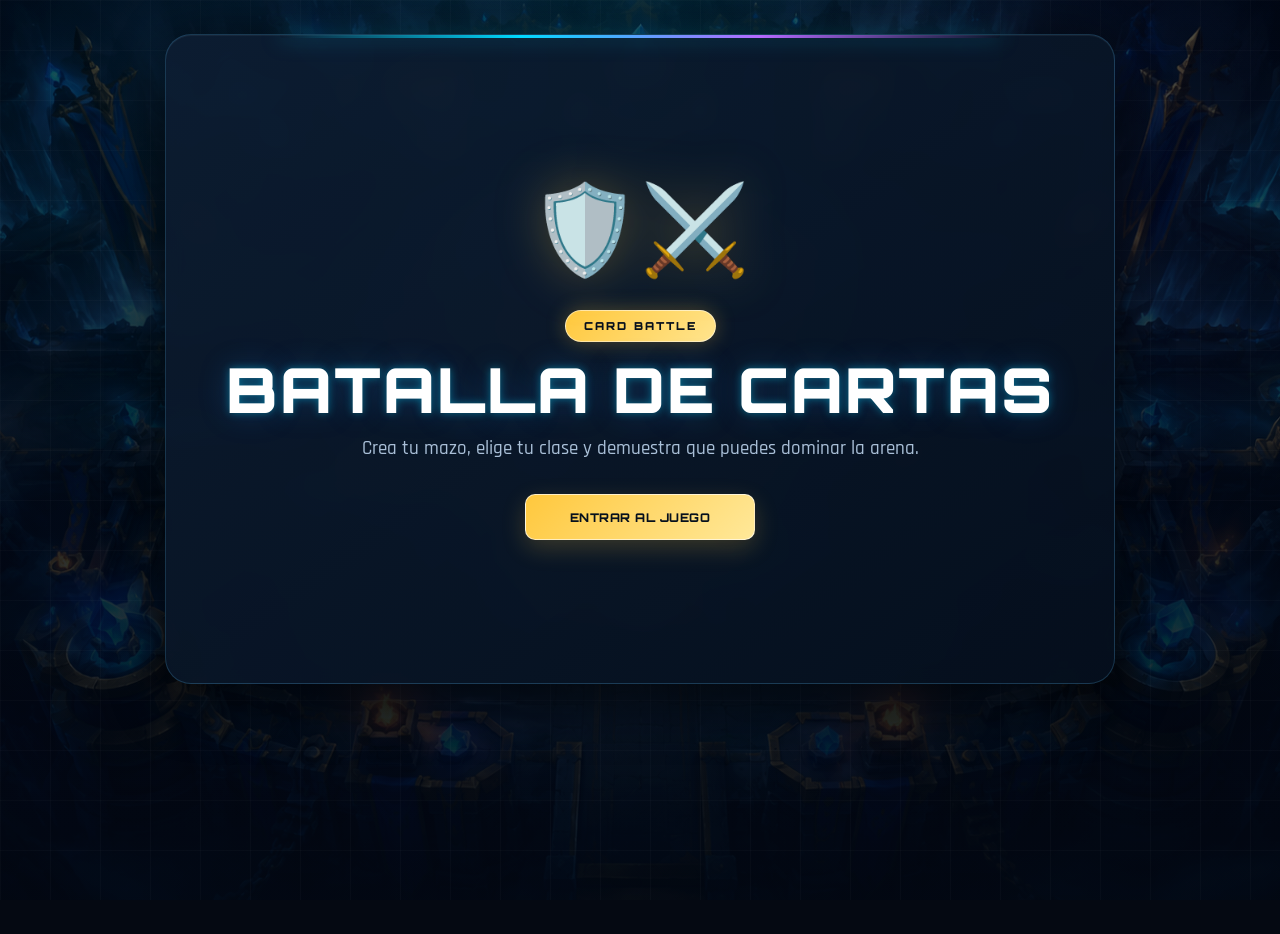
<file: index.html>
<!DOCTYPE html>
<html lang="es">

<head>

    <meta charset="UTF-8">

    <meta
        name="viewport"
        content="width=device-width, initial-scale=1.0"
    >

    <title>
        Card Battle - Batalla de Cartas
    </title>

    <link
        rel="stylesheet"
        href="./css/style.css"
    >

    <link
        rel="stylesheet"
        href="./css/componentes.css"
    >

</head>


<body>

    <main class="portada">

        <div class="portada__icono">
            🛡️⚔️
        </div>

        <div class="logo-badge">
            Card Battle
        </div>

        <h1>
            Batalla de Cartas
        </h1>

        <p class="subtitulo">
            Crea tu mazo, elige tu clase y demuestra
            que puedes dominar la arena.
        </p>

        <a
            class="boton boton-principal"
            href="./inicio.html"
        >
            Entrar al juego
        </a>

    </main>

</body>

</html>
</file>
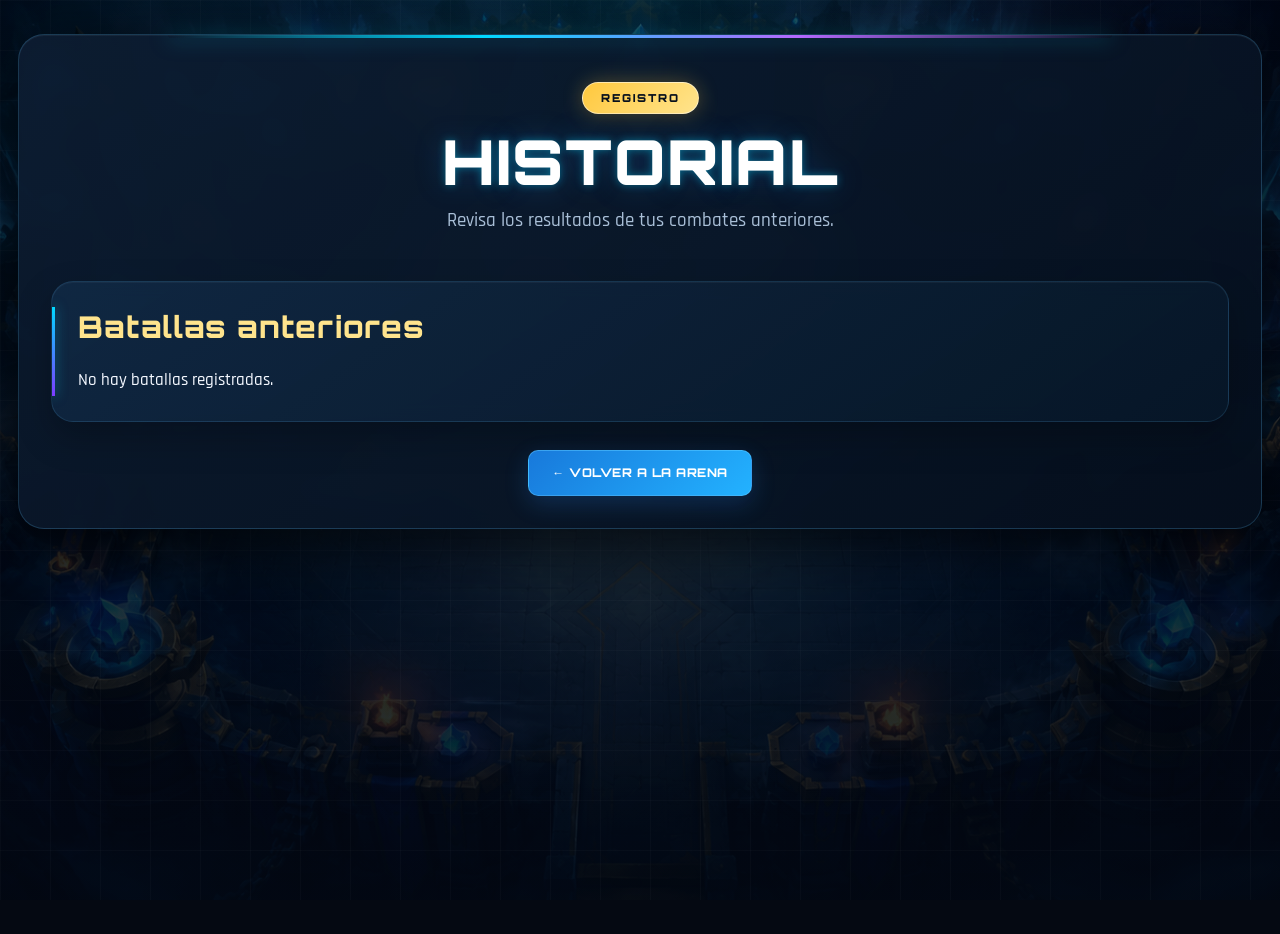
<file: historial.html>
<!DOCTYPE html>
<html lang="es">

<head>

    <meta charset="UTF-8">

    <meta
        name="viewport"
        content="width=device-width, initial-scale=1.0"
    >

    <title>
        Historial de Batallas - Card Battle
    </title>

    <link
        rel="stylesheet"
        href="./css/style.css"
    >

    <link
        rel="stylesheet"
        href="./css/componentes.css"
    >

    <script
        type="module"
        src="./js/app.js"
    ></script>

</head>


<body>

    <main>

        <header class="encabezado-juego">

            <div class="logo-badge">
                Registro
            </div>

            <h1>
                Historial
            </h1>

            <p class="subtitulo">
                Revisa los resultados de tus
                combates anteriores.
            </p>

        </header>


        <section>

            <div class="seccion-cabecera">

                <h2>
                    Batallas anteriores
                </h2>

            </div>


            <div id="historialBatallas"></div>

        </section>


        <div class="acciones-principales">

            <button
                id="btnVolverArena"
                type="button"
            >
                ← Volver a la Arena
            </button>

        </div>

    </main>

</body>

</html>
</file>
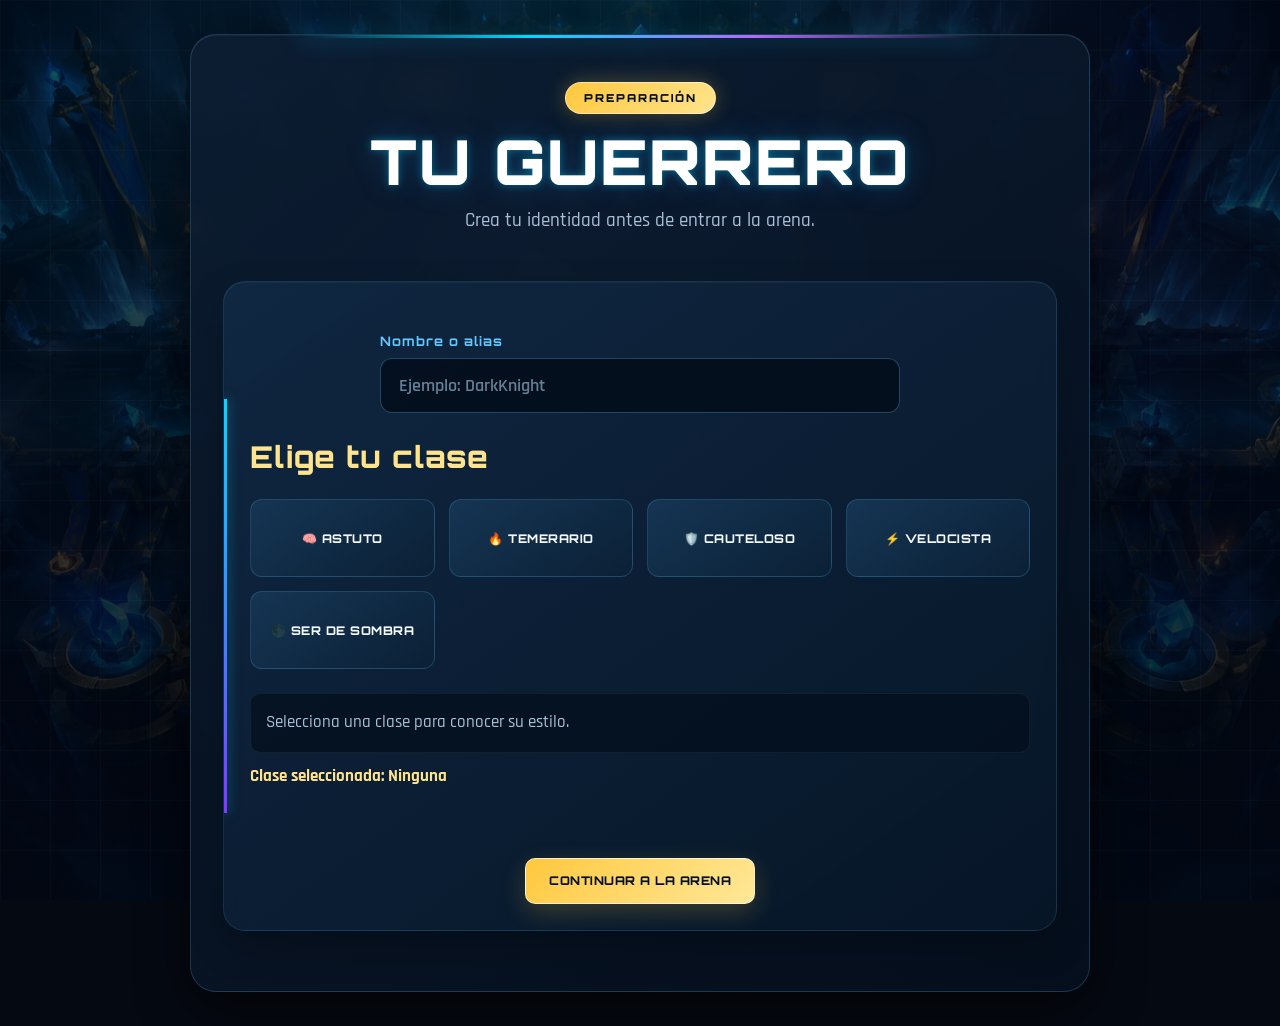
<file: inicio.html>
<!DOCTYPE html>
<html lang="es">

<head>

    <meta charset="UTF-8">

    <meta
        name="viewport"
        content="width=device-width, initial-scale=1.0"
    >

    <title>
        Preparación del Jugador - Card Battle
    </title>

    <link
        rel="stylesheet"
        href="./css/style.css"
    >

    <link
        rel="stylesheet"
        href="./css/componentes.css"
    >

    <script
        type="module"
        src="./js/app.js"
    ></script>

</head>


<body>

    <main class="panel-juego--compacto">

        <header class="encabezado-juego">

            <div class="logo-badge">
                Preparación
            </div>

            <h1>
                Tu Guerrero
            </h1>

            <p class="subtitulo">
                Crea tu identidad antes de entrar
                a la arena.
            </p>

        </header>


        <section>

            <div class="grupo-campo">

                <label for="nombreJugador">
                    Nombre o alias
                </label>

                <input
                    type="text"
                    id="nombreJugador"
                    maxlength="20"
                    placeholder="Ejemplo: DarkKnight"
                    autocomplete="off"
                >

            </div>


            <h2>
                Elige tu clase
            </h2>


            <div id="clases">

                <button
                    class="clase"
                    data-clase="Astuto"
                >
                    🧠 Astuto
                </button>


                <button
                    class="clase"
                    data-clase="Temerario"
                >
                    🔥 Temerario
                </button>


                <button
                    class="clase"
                    data-clase="Cauteloso"
                >
                    🛡️ Cauteloso
                </button>


                <button
                    class="clase"
                    data-clase="Velocista"
                >
                    ⚡ Velocista
                </button>


                <button
                    class="clase"
                    data-clase="Ser de sombra"
                >
                    🌑 Ser de sombra
                </button>

            </div>


            <p id="descripcionClase">
                Selecciona una clase para conocer
                su estilo.
            </p>


            <p id="claseSeleccionada">
                Clase seleccionada: Ninguna
            </p>


            <p id="mensaje"></p>


            <div class="acciones-principales">

                <button
                    id="btnContinuar"
                    type="button"
                >
                    Continuar a la Arena
                </button>

            </div>

        </section>

    </main>

</body>

</html>
</file>
<file: css/style.css>
/* =====================================================
   CARD BATTLE - ESTILOS GENERALES
   ===================================================== */


/* =====================================================
   1. FUENTES
   ===================================================== */

@import url(
    'https://fonts.googleapis.com/css2?family=Orbitron:wght@500;600;700;800;900&family=Rajdhani:wght@400;500;600;700&display=swap'
);


/* =====================================================
   2. VARIABLES
   ===================================================== */

:root {

    /* Fondos */
    --fondo-oscuro: #050912;
    --fondo-principal: #08111f;
    --fondo-secundario: #0d1b2f;

    /* Paneles */
    --panel: rgba(12, 27, 48, 0.92);
    --panel-claro: rgba(20, 45, 75, 0.92);
    --panel-transparente: rgba(8, 20, 36, 0.78);

    /* Colores principales */
    --azul: #278cff;
    --azul-claro: #62c8ff;
    --azul-neon: #00d9ff;

    --morado: #7d3cff;
    --morado-claro: #b569ff;

    --dorado: #ffc83d;
    --dorado-claro: #ffe48d;

    --rojo: #ff4655;
    --rojo-oscuro: #c7223d;

    --verde: #3ee98a;

    /* Texto */
    --texto: #f4f8ff;
    --texto-secundario: #a9bfd7;
    --texto-oscuro: #07101d;

    /* Bordes */
    --borde-suave: rgba(255, 255, 255, 0.08);
    --borde-dorado: rgba(255, 200, 61, 0.42);
    --borde-azul: rgba(39, 140, 255, 0.4);

    /* Sombras */
    --sombra-panel:
        0 20px 55px rgba(0, 0, 0, 0.48);

    --sombra-azul:
        0 0 22px rgba(0, 217, 255, 0.22);

    --sombra-dorada:
        0 0 25px rgba(255, 200, 61, 0.18);

    /* Radio */
    --radio-grande: 22px;
    --radio-medio: 14px;
}


/* =====================================================
   3. RESET
   ===================================================== */

* {
    margin: 0;
    padding: 0;
    box-sizing: border-box;
}


html {
    scroll-behavior: smooth;
}


body {

    position: relative;

    min-height: 100vh;

    overflow-x: hidden;

    color: var(--texto);

    font-family:
        "Rajdhani",
        Arial,
        Helvetica,
        sans-serif;

    background-color:
        var(--fondo-oscuro);

}


/* =====================================================
   4. FONDO DE ARENA
   ===================================================== */

body::before {

    content: "";

    position: fixed;

    inset: 0;

    z-index: -2;

    pointer-events: none;

    background:

        linear-gradient(
            rgba(3, 9, 18, 0.62),
            rgba(3, 10, 20, 0.78)
        ),

        radial-gradient(
            circle at 20% 20%,
            rgba(0, 217, 255, 0.18),
            transparent 34%
        ),

        radial-gradient(
            circle at 80% 25%,
            rgba(125, 60, 255, 0.14),
            transparent 32%
        ),

        url("../assets/img/arena-fondo.png");

    background-size:
        cover;

    background-position:
        center;

    background-repeat:
        no-repeat;

    background-attachment:
        fixed;

    filter:
        saturate(0.92)
        contrast(1.05);

}


/* Capa azul oscura encima de la arena */

body::after {

    content: "";

    position: fixed;

    inset: 0;

    z-index: -1;

    pointer-events: none;

    background:

        linear-gradient(
            rgba(255, 255, 255, 0.018) 1px,
            transparent 1px
        ),

        linear-gradient(
            90deg,
            rgba(255, 255, 255, 0.018) 1px,
            transparent 1px
        ),

        radial-gradient(
            circle at top,
            rgba(0, 217, 255, 0.11),
            transparent 32%
        ),

        linear-gradient(
            180deg,
            rgba(4, 11, 22, 0.15),
            rgba(4, 11, 22, 0.48)
        );

    background-size:
        50px 50px,
        50px 50px,
        auto,
        auto;

}


/* =====================================================
   5. CONTENEDOR PRINCIPAL
   ===================================================== */

main {

    position: relative;

    width: min(
        1250px,
        calc(100% - 36px)
    );

    margin: 34px auto;

    padding: 32px;

    background:

        linear-gradient(
            145deg,
            rgba(13, 29, 50, 0.90),
            rgba(5, 15, 29, 0.94)
        );

    border:
        1px solid
        rgba(98, 200, 255, 0.20);

    border-radius:
        26px;

    box-shadow:

        var(--sombra-panel),

        0 0 50px
        rgba(0, 0, 0, 0.25),

        inset 0 1px 0
        rgba(255, 255, 255, 0.05);

    backdrop-filter:
        blur(10px);

}


/* Línea gamer superior */

main::before {

    content: "";

    position: absolute;

    top: 0;

    left: 12%;

    width: 76%;

    height: 3px;

    border-radius:
        0 0 10px 10px;

    background:

        linear-gradient(
            90deg,
            transparent,
            var(--azul-neon),
            var(--morado-claro),
            transparent
        );

    box-shadow:
        0 0 20px
        rgba(0, 217, 255, 0.5);

}


.panel-juego--compacto {

    max-width: 900px;

}


/* =====================================================
   6. ENCABEZADO
   ===================================================== */

.encabezado-juego {

    position: relative;

    margin-bottom: 30px;

    padding: 15px 10px;

    text-align: center;

}


.logo-badge {

    display: inline-flex;

    justify-content: center;

    align-items: center;

    margin-bottom: 16px;

    padding: 8px 18px;

    color:
        var(--texto-oscuro);

    font-family:
        "Orbitron",
        sans-serif;

    font-size:
        11px;

    font-weight:
        900;

    letter-spacing:
        2px;

    text-transform:
        uppercase;

    background:

        linear-gradient(
            135deg,
            var(--dorado),
            var(--dorado-claro)
        );

    border:
        1px solid
        rgba(255, 255, 255, 0.5);

    border-radius:
        999px;

    box-shadow:
        0 0 20px
        rgba(255, 200, 61, 0.28);

}


/* =====================================================
   7. TÍTULOS
   ===================================================== */

h1 {

    margin-bottom: 14px;

    color: white;

    font-family:
        "Orbitron",
        sans-serif;

    font-size:
        clamp(
            34px,
            6vw,
            62px
        );

    font-weight:
        900;

    line-height:
        1;

    letter-spacing:
        2px;

    text-transform:
        uppercase;

    text-shadow:

        0 0 8px
        rgba(0, 217, 255, 0.4),

        0 0 30px
        rgba(39, 140, 255, 0.25);

}


h2 {

    margin-bottom: 12px;

    color:
        var(--dorado-claro);

    font-family:
        "Orbitron",
        sans-serif;

    font-size:
        clamp(
            22px,
            4vw,
            30px
        );

    font-weight:
        800;

    letter-spacing:
        1px;

}


h3 {

    color:
        var(--dorado);

    font-family:
        "Orbitron",
        sans-serif;

    font-weight:
        700;

}


/* =====================================================
   8. TEXTOS
   ===================================================== */

p {

    font-size:
        17px;

    font-weight:
        500;

    line-height:
        1.6;

}


.subtitulo {

    max-width:
        700px;

    margin:
        0 auto;

    color:
        var(--texto-secundario);

    font-size:
        19px;

    font-weight:
        500;

    line-height:
        1.6;

}


/* =====================================================
   9. SECCIONES
   ===================================================== */

section {

    position: relative;

    margin:
        28px 0;

    padding:
        26px;

    overflow:
        hidden;

    background:

        linear-gradient(
            145deg,
            rgba(17, 42, 70, 0.84),
            rgba(7, 23, 40, 0.90)
        );

    border:
        1px solid
        rgba(98, 200, 255, 0.14);

    border-radius:
        var(--radio-grande);

    box-shadow:

        inset 0 1px 0
        rgba(255, 255, 255, 0.04),

        0 15px 35px
        rgba(0, 0, 0, 0.25);

    backdrop-filter:
        blur(8px);

}


/* Barra decorativa izquierda */

section::before {

    content: "";

    position: absolute;

    left: 0;

    top: 18%;

    width: 3px;

    height: 64%;

    background:

        linear-gradient(
            var(--azul-neon),
            var(--morado)
        );

    box-shadow:
        0 0 12px
        rgba(0, 217, 255, 0.55);

}


.seccion-cabecera {

    margin-bottom:
        22px;

}


.seccion-cabecera p {

    color:
        var(--texto-secundario);

}


/* =====================================================
   10. INPUT
   ===================================================== */

.grupo-campo {

    max-width:
        520px;

    margin:
        25px auto;

    text-align:
        left;

}


.grupo-campo label {

    display:
        block;

    margin-bottom:
        9px;

    color:
        var(--azul-claro);

    font-family:
        "Orbitron",
        sans-serif;

    font-size:
        13px;

    font-weight:
        700;

    letter-spacing:
        1px;

}


input {

    width:
        100%;

    padding:
        15px 18px;

    color:
        white;

    font-family:
        "Rajdhani",
        sans-serif;

    font-size:
        18px;

    font-weight:
        600;

    outline:
        none;

    background:
        rgba(4, 14, 26, 0.85);

    border:
        1px solid
        rgba(98, 200, 255, 0.3);

    border-radius:
        12px;

    transition:

        border-color
        0.2s ease,

        box-shadow
        0.2s ease;

}


input::placeholder {

    color:
        #658098;

}


input:focus {

    border-color:
        var(--azul-neon);

    box-shadow:

        0 0 0 3px
        rgba(0, 217, 255, 0.09),

        0 0 18px
        rgba(0, 217, 255, 0.12);

}


/* =====================================================
   11. BOTONES
   ===================================================== */

button,
.boton {

    position:
        relative;

    display:
        inline-flex;

    justify-content:
        center;

    align-items:
        center;

    gap:
        8px;

    min-height:
        46px;

    padding:
        12px 23px;

    overflow:
        hidden;

    border:
        none;

    border-radius:
        10px;

    color:
        white;

    font-family:
        "Orbitron",
        sans-serif;

    font-size:
        12px;

    font-weight:
        800;

    letter-spacing:
        0.5px;

    text-decoration:
        none;

    text-transform:
        uppercase;

    cursor:
        pointer;

    transition:

        transform
        0.2s ease,

        box-shadow
        0.2s ease,

        filter
        0.2s ease;

}


button:hover,
.boton:hover {

    transform:
        translateY(-3px);

    filter:
        brightness(1.12);

}


button:active,
.boton:active {

    transform:
        scale(0.98);

}


button:disabled {

    opacity:
        0.45;

    cursor:
        not-allowed;

    transform:
        none;

}


/* BOTÓN PRINCIPAL */

.boton-principal,
#btnContinuar,
#btnIrLuchar {

    color:
        #06101d;

    background:

        linear-gradient(
            135deg,
            #ffc83d,
            #ffe899
        );

    border:
        1px solid
        rgba(255, 255, 255, 0.65);

    box-shadow:
        0 8px 25px
        rgba(255, 200, 61, 0.2);

}


.boton-principal:hover,
#btnContinuar:hover,
#btnIrLuchar:hover {

    box-shadow:
        0 8px 30px
        rgba(255, 200, 61, 0.38);

}


/* BOTÓN SECUNDARIO */

.boton-secundario,
#btnMazoAzar,
#btnVolverArena {

    background:

        linear-gradient(
            135deg,
            #1879db,
            #23b2ff
        );

    border:
        1px solid
        rgba(98, 200, 255, 0.45);

    box-shadow:
        0 8px 24px
        rgba(39, 140, 255, 0.2);

}


.boton-peligro {

    background:

        linear-gradient(
            135deg,
            var(--rojo),
            var(--rojo-oscuro)
        );

}


/* =====================================================
   12. ACCIONES
   ===================================================== */

.acciones-principales,
.acciones-mazo {

    display:
        flex;

    justify-content:
        center;

    align-items:
        center;

    gap:
        14px;

    flex-wrap:
        wrap;

    margin-top:
        22px;

}


/* =====================================================
   13. MENSAJES
   ===================================================== */

#mensaje,
#mensajeBatalla,
#mensajeCombate {

    min-height:
        28px;

    margin:
        17px 0;

    color:
        var(--dorado-claro);

    font-size:
        18px;

    font-weight:
        700;

    text-align:
        center;

}


/* =====================================================
   14. PORTADA
   ===================================================== */

.portada {

    max-width:
        950px;

    min-height:
        650px;

    display:
        flex;

    flex-direction:
        column;

    justify-content:
        center;

    align-items:
        center;

    text-align:
        center;

}


.portada__icono {

    margin-bottom:
        20px;

    font-size:
        88px;

    filter:

        drop-shadow(
            0 0 25px
            rgba(255, 200, 61, 0.28)
        );

}


.portada .boton {

    min-width:
        230px;

    margin-top:
        30px;

}


/* =====================================================
   15. PERFIL DEL JUGADOR
   ===================================================== */

.perfil-jugador {

    display:
        flex;

    justify-content:
        space-between;

    align-items:
        center;

    gap:
        16px;

    flex-wrap:
        wrap;

    margin-bottom:
        22px;

    padding:
        16px 20px;

    background:

        linear-gradient(
            90deg,
            rgba(5, 18, 33, 0.94),
            rgba(13, 38, 63, 0.9)
        );

    border:
        1px solid
        rgba(98, 200, 255, 0.16);

    border-radius:
        13px;

}


.perfil-jugador p {

    color:
        var(--texto-secundario);

    font-size:
        16px;

}


.perfil-jugador strong {

    margin-left:
        5px;

    color:
        var(--dorado-claro);

    font-family:
        "Orbitron",
        sans-serif;

    font-size:
        13px;

}


/* =====================================================
   16. SCROLLBAR
   ===================================================== */

::-webkit-scrollbar {

    width:
        10px;

}


::-webkit-scrollbar-track {

    background:
        #040a12;

}


::-webkit-scrollbar-thumb {

    background:

        linear-gradient(
            var(--azul),
            var(--morado)
        );

    border-radius:
        20px;

}


::-webkit-scrollbar-thumb:hover {

    background:
        var(--azul-neon);

}


/* =====================================================
   17. RESPONSIVE
   ===================================================== */

@media (max-width: 700px) {

    main {

        width:
            calc(100% - 16px);

        margin:
            8px auto;

        padding:
            18px;

        border-radius:
            18px;

    }


    section {

        padding:
            18px;

    }


    .perfil-jugador {

        justify-content:
            center;

        text-align:
            center;

    }


    button,
    .boton {

        width:
            100%;

    }


    .portada {

        min-height:
            calc(100vh - 20px);

    }


    .portada__icono {

        font-size:
            68px;

    }

}
</file>
<file: css/componentes.css>
/* =====================================================
   CARD BATTLE - COMPONENTES
   ===================================================== */


/* =====================================================
   1. SELECCIÓN DE CLASE
   ===================================================== */

#clases {

    display: grid;

    grid-template-columns:
        repeat(
            auto-fit,
            minmax(150px, 1fr)
        );

    gap:
        14px;

    margin:
        24px 0;

}


.clase {

    position:
        relative;

    min-height:
        78px;

    padding:
        15px;

    color:
        var(--texto);

    background:

        linear-gradient(
            145deg,
            #153553,
            #0b2036
        );

    border:
        1px solid
        rgba(98, 200, 255, 0.2);

    border-radius:
        12px;

}


.clase:hover {

    color:
        white;

    background:

        linear-gradient(
            145deg,
            #1a4f76,
            #123252
        );

    border-color:
        var(--azul-neon);

    box-shadow:
        0 0 20px
        rgba(0, 217, 255, 0.18);

}


.clase.clase--activa {

    color:
        #07101d;

    background:

        linear-gradient(
            135deg,
            var(--dorado),
            var(--dorado-claro)
        );

    border-color:
        white;

    box-shadow:
        0 0 25px
        rgba(255, 200, 61, 0.32);

}


#descripcionClase {

    min-height:
        60px;

    margin:
        18px 0 10px;

    padding:
        15px;

    color:
        var(--texto-secundario);

    background:
        rgba(4, 15, 28, 0.7);

    border:
        1px solid
        rgba(255, 255, 255, 0.06);

    border-radius:
        10px;

}


#claseSeleccionada {

    color:
        var(--dorado-claro);

    font-weight:
        700;

}


/* =====================================================
   2. GRID DE CARTAS
   ===================================================== */

#cartasDisponibles,
#mazoJugador {

    display:
        grid;

    grid-template-columns:

        repeat(
            auto-fit,
            minmax(195px, 1fr)
        );

    gap:
        20px;

}


#mazoJugador:empty::after {

    content:
        "Aún no has seleccionado cartas.";

    grid-column:
        1 / -1;

    padding:
        32px;

    color:
        var(--texto-secundario);

    text-align:
        center;

    background:
        rgba(5, 15, 28, 0.45);

    border:
        1px dashed
        rgba(98, 200, 255, 0.25);

    border-radius:
        14px;

}


/* =====================================================
   3. CARTA GENERAL
   ===================================================== */

.carta {

    position:
        relative;

    overflow:
        hidden;

    display:
        flex;

    flex-direction:
        column;

    min-height:
        365px;

    background:

        linear-gradient(
            160deg,
            #173b5c,
            #091b2d 72%
        );

    border:
        2px solid
        rgba(98, 200, 255, 0.28);

    border-radius:
        18px;

    box-shadow:
        0 16px 35px
        rgba(0, 0, 0, 0.4);

    transition:

        transform
        0.25s ease,

        border-color
        0.25s ease,

        box-shadow
        0.25s ease;

}


.carta::before {

    content:
        "";

    position:
        absolute;

    inset:
        0;

    z-index:
        5;

    pointer-events:
        none;

    border-radius:
        inherit;

    background:

        linear-gradient(
            135deg,
            rgba(255, 255, 255, 0.08),
            transparent 28%
        );

}


.carta:hover {

    transform:
        translateY(-8px)
        scale(1.015);

    border-color:
        var(--azul-neon);

    box-shadow:

        0 20px 45px
        rgba(0, 0, 0, 0.55),

        0 0 25px
        rgba(0, 217, 255, 0.14);

}


/* =====================================================
   4. IMAGEN DE CARTA
   ===================================================== */

.carta__imagen-wrapper {

    position:
        relative;

    height:
        205px;

    overflow:
        hidden;

    background:

        radial-gradient(
            circle at center,
            rgba(0, 217, 255, 0.22),
            transparent 64%
        ),

        #061320;

}


.carta__imagen {

    width:
        100%;

    height:
        100%;

    object-fit:
        cover;

    object-position:
        center;

    transition:
        transform
        0.35s ease;

}


.carta:hover
.carta__imagen {

    transform:
        scale(1.06);

}


.carta__imagen-wrapper::after {

    content:
        "";

    position:
        absolute;

    left:
        0;

    right:
        0;

    bottom:
        0;

    height:
        55px;

    background:

        linear-gradient(
            transparent,
            rgba(5, 15, 28, 0.95)
        );

}


/* =====================================================
   5. NÚMERO DE CARTA
   ===================================================== */

.carta__numero {

    position:
        absolute;

    top:
        10px;

    left:
        10px;

    z-index:
        7;

    min-width:
        34px;

    padding:
        6px 9px;

    color:
        white;

    background:

        linear-gradient(
            135deg,
            var(--morado),
            #bd3cff
        );

    border:
        2px solid
        rgba(255, 255, 255, 0.7);

    border-radius:
        10px;

    font-family:
        "Orbitron",
        sans-serif;

    font-size:
        11px;

    font-weight:
        900;

    text-align:
        center;

    box-shadow:
        0 0 15px
        rgba(181, 105, 255, 0.45);

}


/* =====================================================
   6. CONTENIDO DE CARTA
   ===================================================== */

.carta__contenido {

    display:
        flex;

    flex:
        1;

    flex-direction:
        column;

    padding:
        15px;

}


.carta h3 {

    min-height:
        45px;

    display:
        flex;

    justify-content:
        center;

    align-items:
        center;

    margin-bottom:
        13px;

    color:
        white;

    font-size:
        15px;

    line-height:
        1.35;

    text-align:
        center;

    text-transform:
        uppercase;

}


/* =====================================================
   7. ESTADÍSTICAS
   ===================================================== */

.carta__stats {

    display:
        grid;

    grid-template-columns:
        repeat(3, 1fr);

    gap:
        7px;

    margin-bottom:
        15px;

}


.stat {

    padding:
        8px 4px;

    background:

        linear-gradient(
            145deg,
            rgba(3, 13, 25, 0.8),
            rgba(11, 31, 50, 0.8)
        );

    border:
        1px solid
        rgba(255, 255, 255, 0.06);

    border-radius:
        8px;

    text-align:
        center;

}


.stat strong {

    display:
        block;

    margin-top:
        3px;

    color:
        white;

    font-family:
        "Orbitron",
        sans-serif;

    font-size:
        13px;

}


.stat span {

    display:
        block;

    color:
        var(--texto-secundario);

    font-size:
        11px;

}


/* =====================================================
   8. BOTONES CARTA
   ===================================================== */

.carta button {

    width:
        100%;

    margin-top:
        auto;

    color:
        white;

    background:

        linear-gradient(
            135deg,
            #167fe6,
            #1bb9ff
        );

    border:
        1px solid
        rgba(98, 200, 255, 0.45);

}


.carta.seleccionada {

    border:
        2px solid
        var(--verde);

    box-shadow:

        0 15px 35px
        rgba(0, 0, 0, 0.4),

        0 0 20px
        rgba(62, 233, 138, 0.18);

}


.carta.seleccionada button {

    background:

        linear-gradient(
            135deg,
            var(--rojo),
            var(--rojo-oscuro)
        );

}


/* =====================================================
   9. CONTADOR
   ===================================================== */

#contadorCartas {

    display:
        inline-flex;

    align-items:
        center;

    margin:
        8px 0 22px;

    padding:
        9px 16px;

    color:
        #07101d;

    background:

        linear-gradient(
            135deg,
            var(--dorado),
            var(--dorado-claro)
        );

    border-radius:
        999px;

    font-family:
        "Orbitron",
        sans-serif;

    font-size:
        11px;

    font-weight:
        900;

}


/* =====================================================
   10. ARENA
   ===================================================== */

#arenaCombate {

    margin-top:
        40px;

    padding:
        30px;

    overflow:
        hidden;

    background:

        radial-gradient(
            circle at 50% 45%,
            rgba(255, 200, 61, 0.09),
            transparent 28%
        ),

        radial-gradient(
            circle at 25% 50%,
            rgba(39, 140, 255, 0.15),
            transparent 32%
        ),

        radial-gradient(
            circle at 75% 50%,
            rgba(255, 70, 85, 0.11),
            transparent 32%
        ),

        linear-gradient(
            145deg,
            rgba(7, 21, 37, 0.94),
            rgba(11, 32, 55, 0.94)
        );

    border:
        1px solid
        rgba(255, 200, 61, 0.25);

}


/* =====================================================
   11. ENCABEZADO ARENA
   ===================================================== */

.arena-encabezado {

    margin-bottom:
        28px;

    text-align:
        center;

}


.arena-etiqueta {

    margin-bottom:
        7px;

    color:
        var(--azul-neon);

    font-family:
        "Orbitron",
        sans-serif;

    font-size:
        10px;

    font-weight:
        800;

    letter-spacing:
        3px;

    text-transform:
        uppercase;

}


/* =====================================================
   12. TURNO
   ===================================================== */

.panel-turno {

    width:
        min(590px, 100%);

    margin:
        18px auto 0;

    padding:
        16px 20px;

    background:

        linear-gradient(
            90deg,
            rgba(5, 17, 31, 0.92),
            rgba(12, 36, 59, 0.92),
            rgba(5, 17, 31, 0.92)
        );

    border:
        1px solid
        rgba(98, 200, 255, 0.18);

    border-radius:
        12px;

}


#turnoActual {

    color:
        var(--dorado-claro);

    font-family:
        "Orbitron",
        sans-serif;

    font-size:
        14px;

    font-weight:
        800;

}


.dano-turno {

    min-height:
        34px;

    margin-top:
        7px;

    color:
        white;

    font-family:
        "Orbitron",
        sans-serif;

    font-size:
        19px;

    font-weight:
        900;

}


.dano-turno.dano-jugador {

    color:
        #58c9ff;

}


.dano-turno.dano-enemigo {

    color:
        #ff6f79;

}


.dano-turno.dano-animado {

    animation:
        aparecerDano
        0.4s ease;

}


/* =====================================================
   13. CAMPO BATALLA
   ===================================================== */

#campoBatalla {

    display:
        grid;

    grid-template-columns:
        minmax(250px, 330px)
        100px
        minmax(250px, 330px);

    justify-content:
        center;

    align-items:
        center;

    gap:
        30px;

    padding:
        36px 24px;

    background:

        radial-gradient(
            circle,
            rgba(255, 200, 61, 0.07),
            transparent 40%
        ),

        rgba(2, 11, 22, 0.65);

    border-radius:
        22px;

}


/* =====================================================
   14. VS
   ===================================================== */

.versus {

    width:
        88px;

    height:
        88px;

    display:
        grid;

    place-items:
        center;

    margin:
        auto;

    color:
        #07101d;

    background:

        linear-gradient(
            135deg,
            #ffc83d,
            #fff0a1
        );

    border:
        5px solid
        rgba(255, 255, 255, 0.16);

    border-radius:
        50%;

    font-family:
        "Orbitron",
        sans-serif;

    font-size:
        23px;

    font-weight:
        900;

    box-shadow:
        0 0 35px
        rgba(255, 200, 61, 0.35);

}


/* =====================================================
   15. CARTAS COMBATE
   ===================================================== */

.carta-combate {

    position:
        relative;

    overflow:
        hidden;

    background:

        linear-gradient(
            160deg,
            #173c5f,
            #07192a
        );

    border:
        2px solid transparent;

    border-radius:
        20px;

    box-shadow:
        0 22px 45px
        rgba(0, 0, 0, 0.45);

}


.carta-combate--jugador {

    border-color:
        var(--azul-neon);

}


.carta-combate--enemigo {

    border-color:
        #ff5967;

}


.lado-carta {

    position:
        absolute;

    top:
        12px;

    right:
        12px;

    z-index:
        6;

    padding:
        6px 11px;

    color:
        white;

    background:
        rgba(3, 10, 18, 0.78);

    border-radius:
        999px;

    font-family:
        "Orbitron",
        sans-serif;

    font-size:
        9px;

    font-weight:
        900;

}


/* =====================================================
   16. IMÁGENES COMBATE
   ===================================================== */

.carta-combate__imagen {

    width:
        100%;

    height:
        270px;

    display:
        block;

    object-fit:
        cover;

    object-position:
        center;

}


/* =====================================================
   17. CONTENIDO COMBATE
   ===================================================== */

.carta-combate__contenido {

    padding:
        18px;

}


.carta-combate__contenido h3 {

    margin-bottom:
        15px;

    color:
        white;

    font-size:
        17px;

    text-align:
        center;

    text-transform:
        uppercase;

}


/* =====================================================
   18. ESTADÍSTICAS COMBATE
   ===================================================== */

.estadisticas-combate {

    display:
        grid;

    grid-template-columns:
        repeat(2, 1fr);

    gap:
        10px;

    margin-bottom:
        17px;

}


.estadistica-combate {

    padding:
        11px;

    background:
        rgba(3, 13, 25, 0.66);

    border-radius:
        10px;

    text-align:
        center;

}


.estadistica-combate span {

    display:
        block;

    color:
        var(--texto-secundario);

    font-size:
        12px;

}


.estadistica-combate strong {

    display:
        block;

    margin-top:
        4px;

    color:
        white;

    font-family:
        "Orbitron",
        sans-serif;

}


/* =====================================================
   19. VIDA
   ===================================================== */

.vida-info {

    display:
        flex;

    justify-content:
        space-between;

    margin-bottom:
        8px;

    font-weight:
        700;

}


.vida-info span:last-child {

    color:
        var(--verde);

}


.barra-vida {

    height:
        14px;

    overflow:
        hidden;

    background:
        #030a13;

    border-radius:
        999px;

}


.barra-vida__relleno {

    width:
        100%;

    height:
        100%;

    background:

        linear-gradient(
            90deg,
            #20c968,
            #68f5a1
        );

    border-radius:
        inherit;

    transition:
        width
        0.4s ease;

}


.barra-vida__relleno.barra-vida--peligro {

    background:

        linear-gradient(
            90deg,
            #cf2637,
            #ff5967
        );

}


/* =====================================================
   20. ATAQUE
   ===================================================== */

#ataques {

    margin-top:
        28px;

    text-align:
        center;

}


#ataques h3 {

    margin-bottom:
        12px;

}


#btnAtacar {

    min-width:
        230px;

    padding:
        15px 30px;

    color:
        white;

    background:

        linear-gradient(
            135deg,
            #ff4655,
            #b81433
        );

    border:
        1px solid
        #ff7480;

    box-shadow:
        0 10px 25px
        rgba(255, 70, 85, 0.23);

}


/* =====================================================
   21. ANIMACIONES BATALLA
   ===================================================== */

.carta-combate.atacando-jugador {

    animation:
        atacarJugador
        0.38s ease;

}


.carta-combate.atacando-enemigo {

    animation:
        atacarEnemigo
        0.38s ease;

}


.carta-combate.recibiendo-golpe {

    animation:
        recibirGolpe
        0.38s ease;

}


/* =====================================================
   22. VENTANA VICTORIA / DERROTA
   ===================================================== */

/*
    IMPORTANTE:

    El elemento ocupa la pantalla actual del usuario.

    Como batalla.js utiliza:

    ventanaResultado.style.display = "block";

    mantenemos display block y centramos
    el contenido con position absolute.

    Así NO tenemos que modificar JavaScript.
*/

.ventanaResultado {

    display:
        none;

    position:
        fixed;

    inset:
        0;

    z-index:
        1000;

    background:
        rgba(1, 7, 15, 0.62);

    backdrop-filter:
        blur(6px);

}


/* =====================================================
   23. CONTENIDO RESULTADO
   ===================================================== */

.contenidoResultado {

    position:
        absolute;

    top:
        50%;

    left:
        50%;

    transform:
        translate(-50%, -50%);

    width:
        min(
            460px,
            calc(100% - 30px)
        );

    margin:
        0;

    padding:
        40px 34px;

    overflow:
        hidden;

    color:
        white;

    background:

        radial-gradient(
            circle at top,
            rgba(0, 217, 255, 0.16),
            transparent 45%
        ),

        linear-gradient(
            160deg,
            rgba(21, 58, 91, 0.98),
            rgba(5, 20, 35, 0.99)
        );

    border:
        2px solid
        var(--dorado);

    border-radius:
        24px;

    text-align:
        center;

    box-shadow:

        0 35px 85px
        rgba(0, 0, 0, 0.75),

        0 0 45px
        rgba(255, 200, 61, 0.16),

        inset 0 1px 0
        rgba(255, 255, 255, 0.08);

    animation:
        aparecerResultado
        0.45s
        cubic-bezier(
            0.22,
            1,
            0.36,
            1
        );

}


/* Línea superior */

.contenidoResultado::before {

    content:
        "";

    position:
        absolute;

    top:
        0;

    left:
        15%;

    width:
        70%;

    height:
        3px;

    background:

        linear-gradient(
            90deg,
            transparent,
            var(--dorado),
            var(--azul-neon),
            var(--dorado),
            transparent
        );

    box-shadow:
        0 0 18px
        rgba(255, 200, 61, 0.55);

}


/* Brillo detrás */

.contenidoResultado::after {

    content:
        "";

    position:
        absolute;

    width:
        260px;

    height:
        260px;

    left:
        50%;

    top:
        -180px;

    transform:
        translateX(-50%);

    z-index:
        -1;

    border-radius:
        50%;

    background:

        radial-gradient(
            circle,
            rgba(255, 200, 61, 0.28),
            transparent 70%
        );

}


/* =====================================================
   24. TEXTO RESULTADO
   ===================================================== */

.contenidoResultado h2 {

    margin-bottom:
        14px;

    color:
        white;

    font-size:
        36px;

    font-weight:
        900;

    letter-spacing:
        2px;

    text-shadow:

        0 0 15px
        rgba(255, 200, 61, 0.32);

}


.contenidoResultado p {

    color:
        var(--texto-secundario);

}


#marcadorResultado {

    margin:
        20px 0;

    color:
        var(--dorado-claro);

    font-family:
        "Orbitron",
        sans-serif;

    font-size:
        52px;

    font-weight:
        900;

    text-shadow:

        0 0 20px
        rgba(255, 200, 61, 0.32);

}


/* =====================================================
   25. HISTORIAL
   ===================================================== */

#historialBatallas {

    display:
        grid;

    grid-template-columns:

        repeat(
            auto-fit,
            minmax(260px, 1fr)
        );

    gap:
        18px;

}


.batallaHistorial {

    position:
        relative;

    padding:
        20px;

    overflow:
        hidden;

    background:

        linear-gradient(
            145deg,
            #153753,
            #071b2d
        );

    border:
        1px solid
        rgba(98, 200, 255, 0.14);

    border-radius:
        14px;

    box-shadow:
        0 12px 28px
        rgba(0, 0, 0, 0.3);

}


.batallaHistorial::before {

    content:
        "";

    position:
        absolute;

    left:
        0;

    top:
        0;

    bottom:
        0;

    width:
        4px;

    background:

        linear-gradient(
            var(--azul-neon),
            var(--morado)
        );

}


.batallaHistorial h3 {

    margin-bottom:
        13px;

}


.batallaHistorial p {

    margin:
        6px 0;

    color:
        var(--texto-secundario);

}


.batallaHistorial strong {

    color:
        white;

}


/* =====================================================
   26. ANIMACIONES
   ===================================================== */

@keyframes aparecerDano {

    0% {

        opacity:
            0;

        transform:
            scale(0.65);

    }


    100% {

        opacity:
            1;

        transform:
            scale(1);

    }

}


@keyframes atacarJugador {

    0% {

        transform:
            translateX(0);

    }


    50% {

        transform:
            translateX(32px)
            scale(1.035);

    }


    100% {

        transform:
            translateX(0);

    }

}


@keyframes atacarEnemigo {

    0% {

        transform:
            translateX(0);

    }


    50% {

        transform:
            translateX(-32px)
            scale(1.035);

    }


    100% {

        transform:
            translateX(0);

    }

}


@keyframes recibirGolpe {

    0%,
    100% {

        transform:
            translateX(0);

        filter:
            brightness(1);

    }


    25% {

        transform:
            translateX(-8px);

        filter:
            brightness(1.8);

    }


    50% {

        transform:
            translateX(8px);

    }


    75% {

        transform:
            translateX(-5px);

    }

}


/* NUEVA ANIMACIÓN DE RESULTADO */

@keyframes aparecerResultado {

    0% {

        opacity:
            0;

        transform:
            translate(-50%, -50%)
            scale(0.72);

    }


    60% {

        opacity:
            1;

        transform:
            translate(-50%, -50%)
            scale(1.04);

    }


    100% {

        opacity:
            1;

        transform:
            translate(-50%, -50%)
            scale(1);

    }

}


/* =====================================================
   27. RESPONSIVE
   ===================================================== */

@media (max-width: 850px) {

    #campoBatalla {

        grid-template-columns:
            1fr;

        gap:
            22px;

    }


    .versus {

        width:
            70px;

        height:
            70px;

        font-size:
            18px;

    }


    .carta-combate {

        width:
            min(
                100%,
                360px
            );

        margin:
            0 auto;

    }

}


@media (max-width: 550px) {

    #cartasDisponibles,
    #mazoJugador {

        grid-template-columns:
            1fr;

    }


    .carta {

        width:
            min(
                100%,
                350px
            );

        margin:
            0 auto;

    }


    .carta__imagen-wrapper {

        height:
            230px;

    }


    #arenaCombate {

        padding:
            18px 12px;

    }


    #campoBatalla {

        padding:
            22px 12px;

    }


    .carta-combate__imagen {

        height:
            250px;

    }


    #btnAtacar {

        width:
            100%;

    }


    .contenidoResultado {

        padding:
            30px 20px;

    }


    .contenidoResultado h2 {

        font-size:
            28px;

    }


    #marcadorResultado {

        font-size:
            42px;

    }

}
</file>
